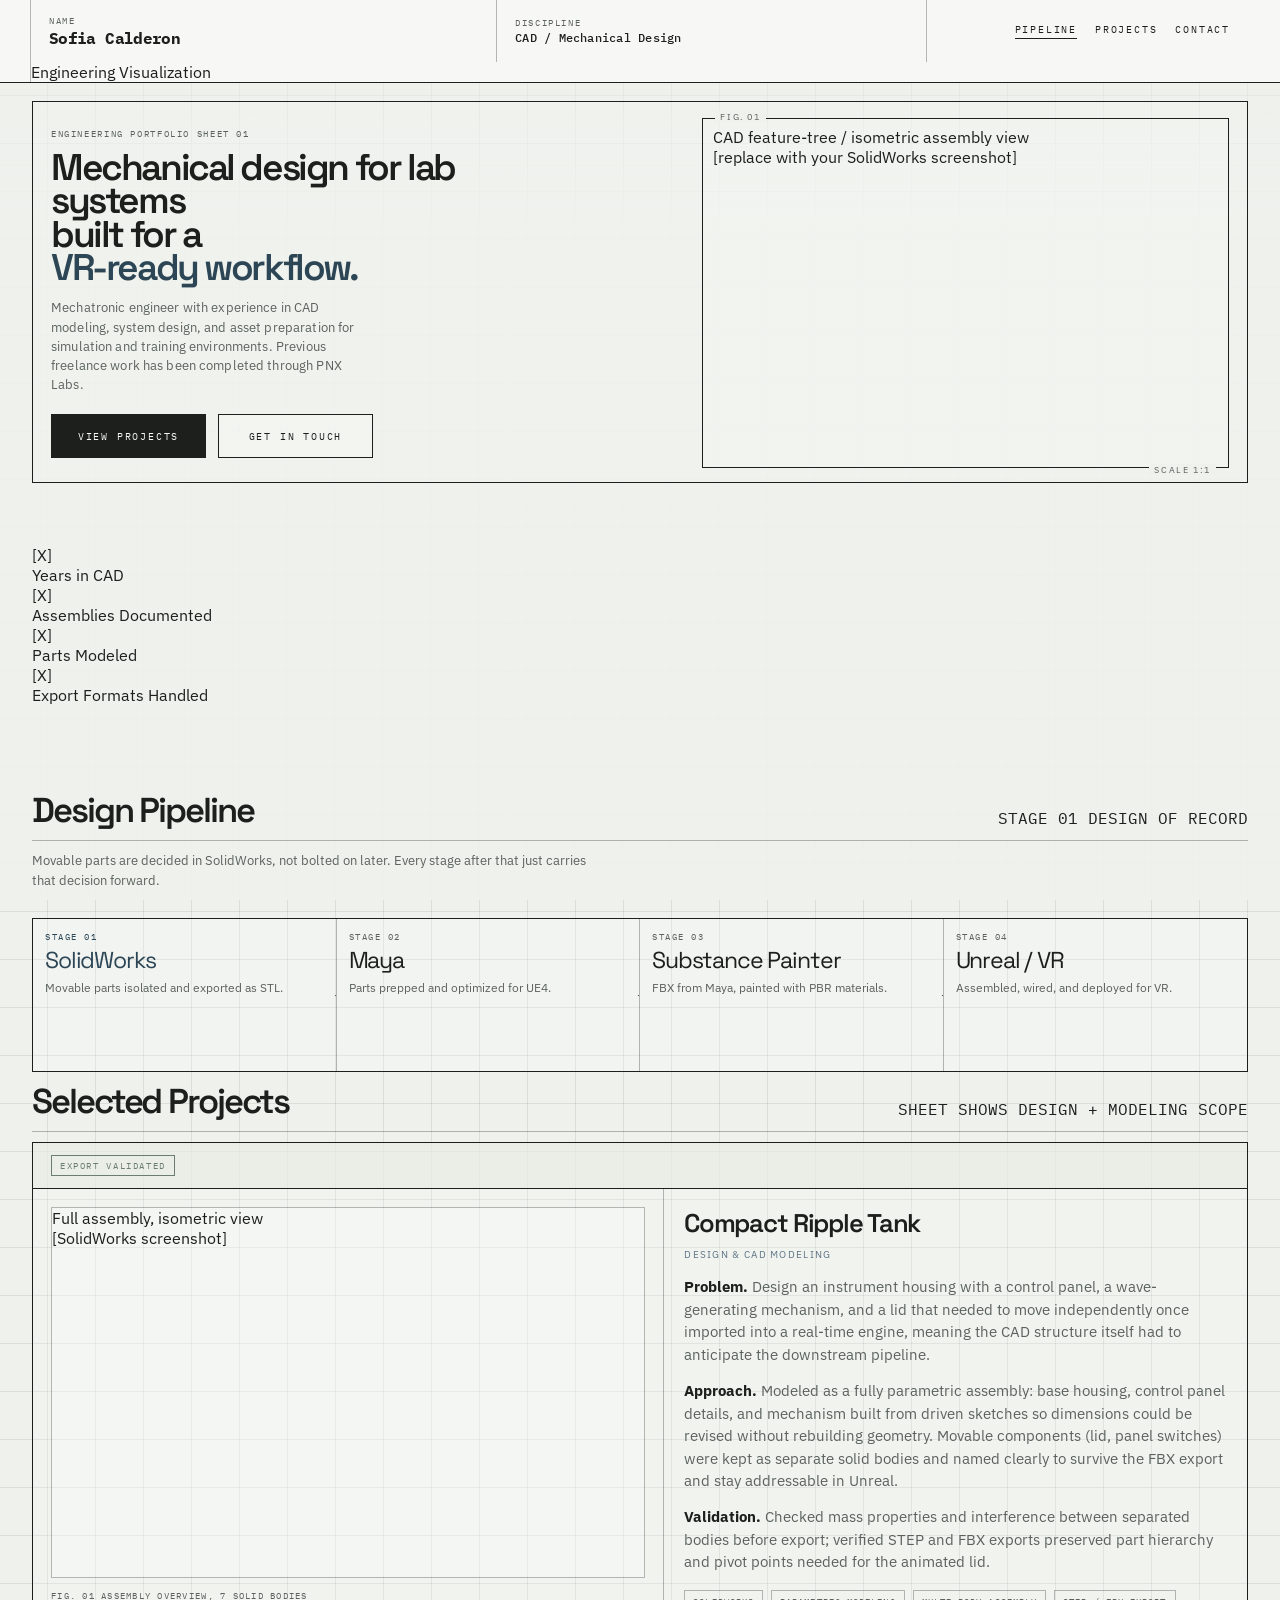
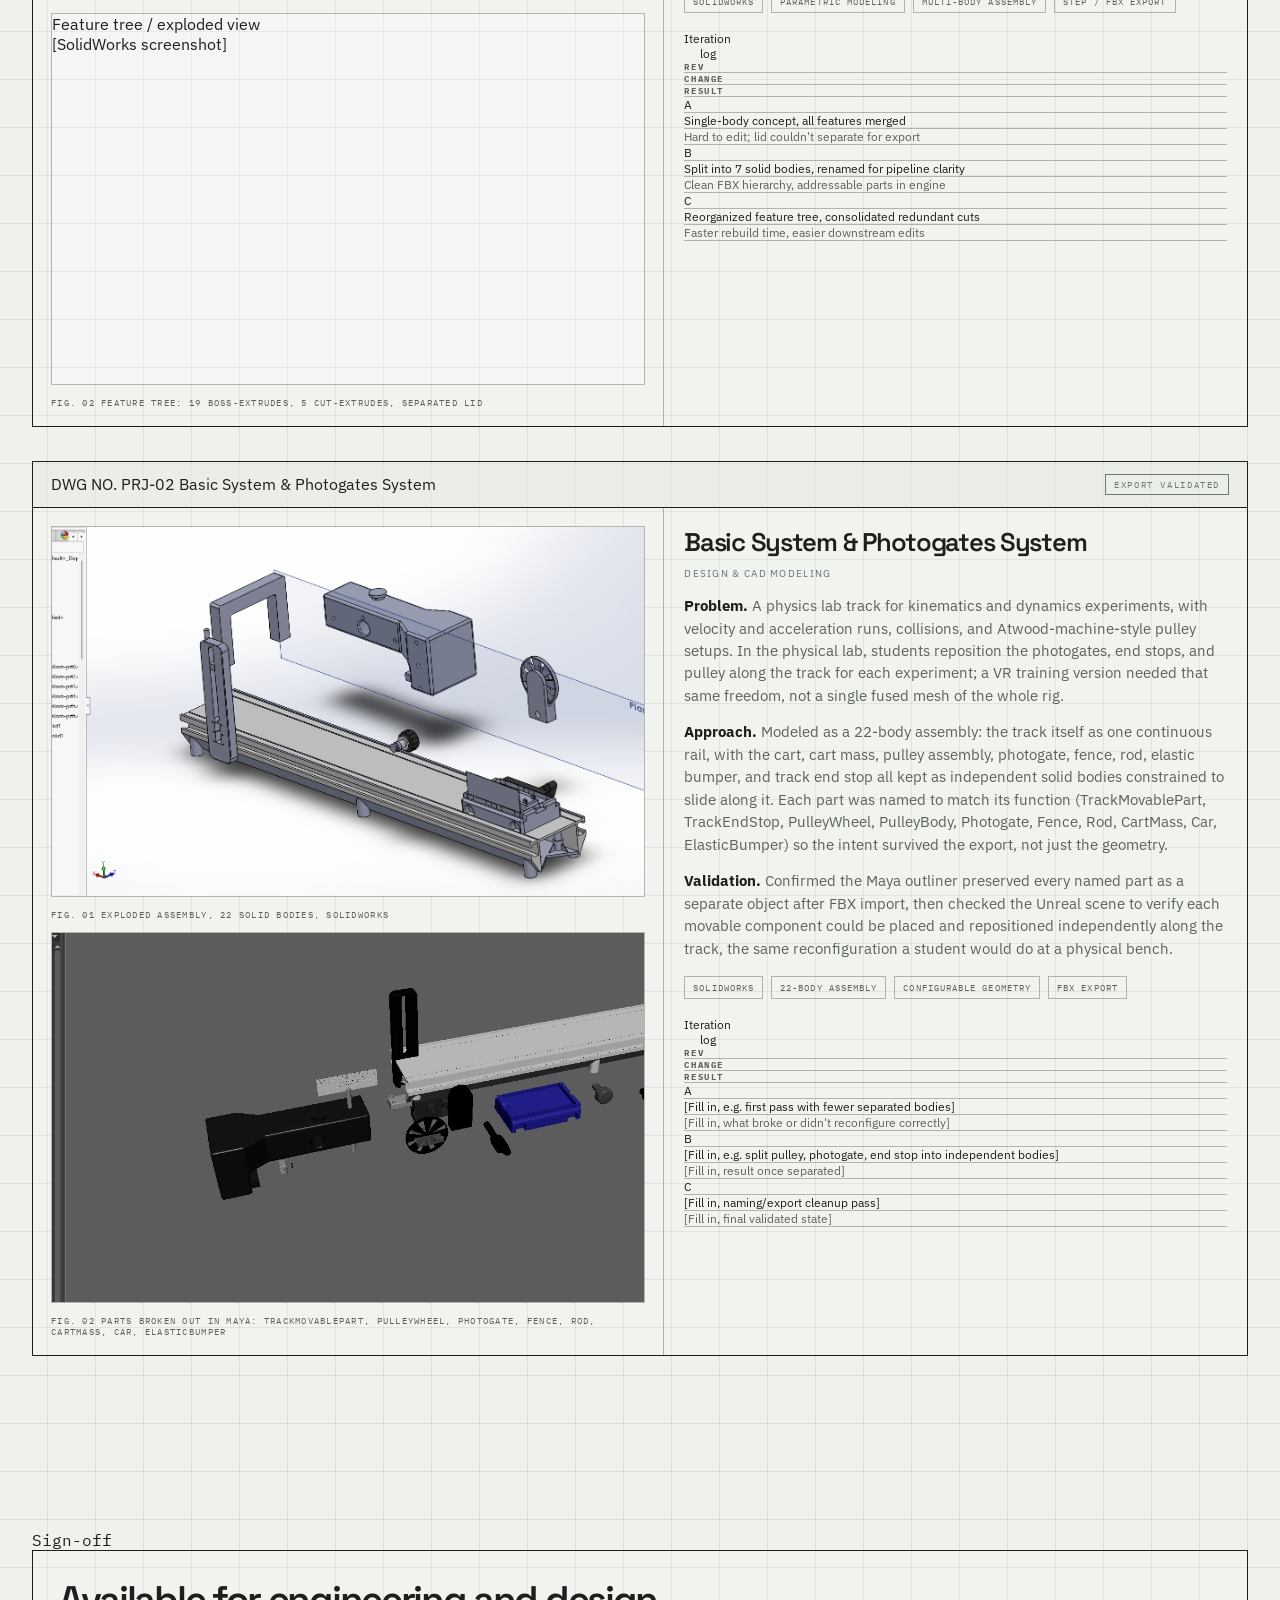
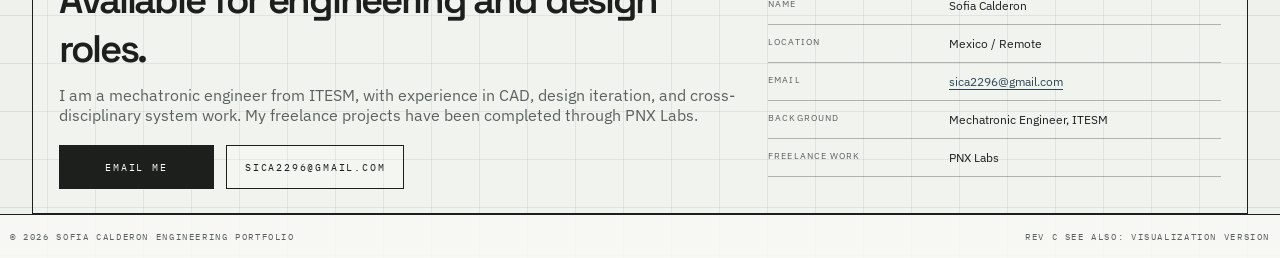
<file: portfolio-engineering.html>
<!DOCTYPE html>
<html lang="en">
<head>
<meta charset="UTF-8">
<meta name="viewport" content="width=device-width, initial-scale=1.0">
<title>Sofia Calderon Engineering Portfolio</title>
<link rel="preconnect" href="https://fonts.googleapis.com">
<link href="https://fonts.googleapis.com/css2?family=Space+Grotesk:wght@400;500;600;700&family=IBM+Plex+Sans:wght@400;500;600&family=IBM+Plex+Mono:wght@400;500;600&display=swap" rel="stylesheet">
<link rel="stylesheet" href="styles.css">
</head>
<body>

<header class="titleblock">
  <div class="titleblock-inner">
    <div class="tb-cell tb-name">
      <span class="label">Name</span>
      <span class="value">Sofia Calderon</span>
    </div>
    <div class="tb-cell">
      <span class="label">Discipline</span>
      <span class="value">CAD / Mechanical Design</span>
    </div>
    <nav class="tb-nav">
      <a href="#pipeline">Pipeline</a>
      <a href="#projects">Projects</a>
      <a href="#contact">Contact</a>
    </nav>
    <div class="tb-switch">
      <a class="active" href="portfolio-engineering.html">Engineering</a>
      <a href="portfolio-visualization.html">Visualization</a>
    </div>
  </div>
</header>

<main>

  <!-- HERO -->
  <section class="hero wrap">
    <div class="hero-grid">
      <div>
        <p class="eyebrow">Engineering Portfolio Sheet 01</p>
        <h1>Mechanical design for lab systems<br>built for a<br><span class="accent">VR-ready workflow.</span></h1>
        <p class="lede">Mechatronic engineer with experience in CAD modeling, system design, and asset preparation for simulation and training environments. Previous freelance work has been completed through PNX Labs.</p>
        <div class="hero-actions">
          <a class="btn primary" href="#projects">View projects</a>
          <a class="btn ghost" href="#contact">Get in touch</a>
        </div>
      </div>
      <div class="hero-figure">
        <span class="tick tl">FIG. 01</span>
        <div class="frame">CAD feature-tree / isometric assembly view<br>[replace with your SolidWorks screenshot]</div>
        <span class="tick br">SCALE 1:1</span>
      </div>
    </div>
  </section>

  <!-- SPEC STRIP -->
  <section class="specs">
    <div class="wrap">
      <div class="specs-grid">
        <div class="spec"><div class="num">[X]</div><div class="lbl">Years in CAD</div></div>
        <div class="spec"><div class="num">[X]</div><div class="lbl">Assemblies Documented</div></div>
        <div class="spec"><div class="num">[X]</div><div class="lbl">Parts Modeled</div></div>
        <div class="spec"><div class="num">[X]</div><div class="lbl">Export Formats Handled</div></div>
      </div>
    </div>
  </section>

  <!-- PIPELINE -->
  <section id="pipeline" class="wrap">
    <div class="sec-head">
      <h2>Design Pipeline</h2>
      <span class="sheet-tag">STAGE 01 DESIGN OF RECORD</span>
    </div>
    <p class="pipeline-intro">Movable parts are decided in SolidWorks, not bolted on later. Every stage after that just carries that decision forward.</p>
    <div class="pipeline">
      <div class="pipeline-node primary">
        <span class="stage">Stage 01</span>
        <span class="tool">SolidWorks</span>
        <span class="desc">Movable parts isolated and exported as STL.</span>
      </div>
      <div class="pipeline-node">
        <span class="stage">Stage 02</span>
        <span class="tool">Maya</span>
        <span class="desc">Parts prepped and optimized for UE4.</span>
      </div>
      <div class="pipeline-node">
        <span class="stage">Stage 03</span>
        <span class="tool">Substance Painter</span>
        <span class="desc">FBX from Maya, painted with PBR materials.</span>
      </div>
      <div class="pipeline-node">
        <span class="stage">Stage 04</span>
        <span class="tool">Unreal / VR</span>
        <span class="desc">Assembled, wired, and deployed for VR.</span>
      </div>
    </div>
  </section>

  <!-- PROJECTS -->
  <section id="projects" class="wrap">
    <div class="sec-head">
      <h2>Selected Projects</h2>
      <span class="sheet-tag">SHEET SHOWS DESIGN + MODELING SCOPE</span>
    </div>

    <!-- PROJECT SHEET 01 -->
    <article class="sheet reveal">
      <div class="sheet-head">
        <span class="sheet-status">Export Validated</span>
      </div>
      <div class="sheet-body">
        <div class="sheet-media">
          <div class="media-slot">Full assembly, isometric view<br>[SolidWorks screenshot]</div>
          <div class="media-caption">FIG. 01 Assembly overview, 7 solid bodies</div>
          <div class="media-slot">Feature tree / exploded view<br>[SolidWorks screenshot]</div>
          <div class="media-caption">FIG. 02 Feature tree: 19 boss-extrudes, 5 cut-extrudes, separated lid</div>
        </div>
        <div class="sheet-content">
          <h3>Compact Ripple Tank</h3>
          <p class="role">Design & CAD modeling</p>
          <p><strong>Problem.</strong> Design an instrument housing with a control panel, a wave-generating mechanism, and a lid that needed to move independently once imported into a real-time engine, meaning the CAD structure itself had to anticipate the downstream pipeline.</p>
          <p><strong>Approach.</strong> Modeled as a fully parametric assembly: base housing, control panel details, and mechanism built from driven sketches so dimensions could be revised without rebuilding geometry. Movable components (lid, panel switches) were kept as separate solid bodies and named clearly to survive the FBX export and stay addressable in Unreal.</p>
          <p><strong>Validation.</strong> Checked mass properties and interference between separated bodies before export; verified STEP and FBX exports preserved part hierarchy and pivot points needed for the animated lid.</p>
          <div class="tags">
            <span class="tag">SolidWorks</span>
            <span class="tag">Parametric Modeling</span>
            <span class="tag">Multi-Body Assembly</span>
            <span class="tag">STEP / FBX Export</span>
          </div>
          <table class="rev">
            <caption>Iteration log</caption>
            <thead>
              <tr><th>Rev</th><th>Change</th><th>Result</th></tr>
            </thead>
            <tbody>
              <tr><td>A</td><td>Single-body concept, all features merged</td><td class="result">Hard to edit; lid couldn't separate for export</td></tr>
              <tr><td>B</td><td>Split into 7 solid bodies, renamed for pipeline clarity</td><td class="result">Clean FBX hierarchy, addressable parts in engine</td></tr>
              <tr><td>C</td><td>Reorganized feature tree, consolidated redundant cuts</td><td class="result">Faster rebuild time, easier downstream edits</td></tr>
            </tbody>
          </table>
        </div>
      </div>
    </article>

    <!-- PROJECT SHEET 02 -->
    <article class="sheet reveal">
      <div class="sheet-head">
        <span class="sheet-no">DWG NO. PRJ-02 Basic System &amp; Photogates System</span>
        <span class="sheet-status">Export Validated</span>
      </div>
      <div class="sheet-body">
        <div class="sheet-media">
          <div class="media-slot"><img src="assets/basic-photogates-system/01-solidworks-exploded.png" alt="SolidWorks exploded view of the track, cart, pulley and photogate assembly"></div>
          <div class="media-caption">FIG. 01 Exploded assembly, 22 solid bodies, SolidWorks</div>
          <div class="media-slot"><img src="assets/basic-photogates-system/02-maya-parts.png" alt="Maya outliner and separated parts for the track system"></div>
          <div class="media-caption">FIG. 02 Parts broken out in Maya: TrackMovablePart, PulleyWheel, Photogate, Fence, Rod, CartMass, Car, ElasticBumper</div>
        </div>
        <div class="sheet-content">
          <h3>Basic System &amp; Photogates System</h3>
          <p class="role">Design & CAD modeling</p>
          <p><strong>Problem.</strong> A physics lab track for kinematics and dynamics experiments, with velocity and acceleration runs, collisions, and Atwood-machine-style pulley setups. In the physical lab, students reposition the photogates, end stops, and pulley along the track for each experiment; a VR training version needed that same freedom, not a single fused mesh of the whole rig.</p>
          <p><strong>Approach.</strong> Modeled as a 22-body assembly: the track itself as one continuous rail, with the cart, cart mass, pulley assembly, photogate, fence, rod, elastic bumper, and track end stop all kept as independent solid bodies constrained to slide along it. Each part was named to match its function (TrackMovablePart, TrackEndStop, PulleyWheel, PulleyBody, Photogate, Fence, Rod, CartMass, Car, ElasticBumper) so the intent survived the export, not just the geometry.</p>
          <p><strong>Validation.</strong> Confirmed the Maya outliner preserved every named part as a separate object after FBX import, then checked the Unreal scene to verify each movable component could be placed and repositioned independently along the track, the same reconfiguration a student would do at a physical bench.</p>
          <div class="tags">
            <span class="tag">SolidWorks</span>
            <span class="tag">22-Body Assembly</span>
            <span class="tag">Configurable Geometry</span>
            <span class="tag">FBX Export</span>
          </div>
          <table class="rev">
            <caption>Iteration log</caption>
            <thead>
              <tr><th>Rev</th><th>Change</th><th>Result</th></tr>
            </thead>
            <tbody>
              <tr><td>A</td><td>[Fill in, e.g. first pass with fewer separated bodies]</td><td class="result">[Fill in, what broke or didn't reconfigure correctly]</td></tr>
              <tr><td>B</td><td>[Fill in, e.g. split pulley, photogate, end stop into independent bodies]</td><td class="result">[Fill in, result once separated]</td></tr>
              <tr><td>C</td><td>[Fill in, naming/export cleanup pass]</td><td class="result">[Fill in, final validated state]</td></tr>
            </tbody>
          </table>
        </div>
      </div>
    </article>
  </section>

  <!-- CONTACT / SIGN-OFF -->
  <section id="contact" class="wrap">
    <div class="dim-rule"><span>Sign-off</span></div>
    <div class="signoff">
      <div class="signoff-grid">
        <div>
          <h2>Available for engineering and design roles.</h2>
          <p>I am a mechatronic engineer from ITESM, with experience in CAD, design iteration, and cross-disciplinary system work. My freelance projects have been completed through PNX Labs.</p>
          <div class="hero-actions">
            <a class="btn primary" href="mailto:sica2296@gmail.com">Email me</a>
            <a class="btn ghost" href="mailto:sica2296@gmail.com">sica2296@gmail.com</a>
          </div>
        </div>
        <table class="approval-table">
          <tr><td class="k">Name</td><td>Sofia Calderon</td></tr>
          <tr><td class="k">Location</td><td>Mexico / Remote</td></tr>
          <tr><td class="k">Email</td><td><a href="mailto:sica2296@gmail.com">sica2296@gmail.com</a></td></tr>
          <tr><td class="k">Background</td><td>Mechatronic Engineer, ITESM</td></tr>
          <tr><td class="k">Freelance work</td><td>PNX Labs</td></tr>
        </table>
      </div>
    </div>
  </section>

</main>

<footer>
  <div class="wrap footer-row">
    <span>© 2026 SOFIA CALDERON ENGINEERING PORTFOLIO</span>
    <span>REV C SEE ALSO: VISUALIZATION VERSION</span>
  </div>
</footer>

<script>
  const items = document.querySelectorAll('.reveal');
  const io = new IntersectionObserver((entries) => {
    entries.forEach(e => { if(e.isIntersecting){ e.target.classList.add('in'); io.unobserve(e.target);} });
  }, {threshold:0.12});
  items.forEach(el => io.observe(el));
</script>

</body>
</html>
</file>
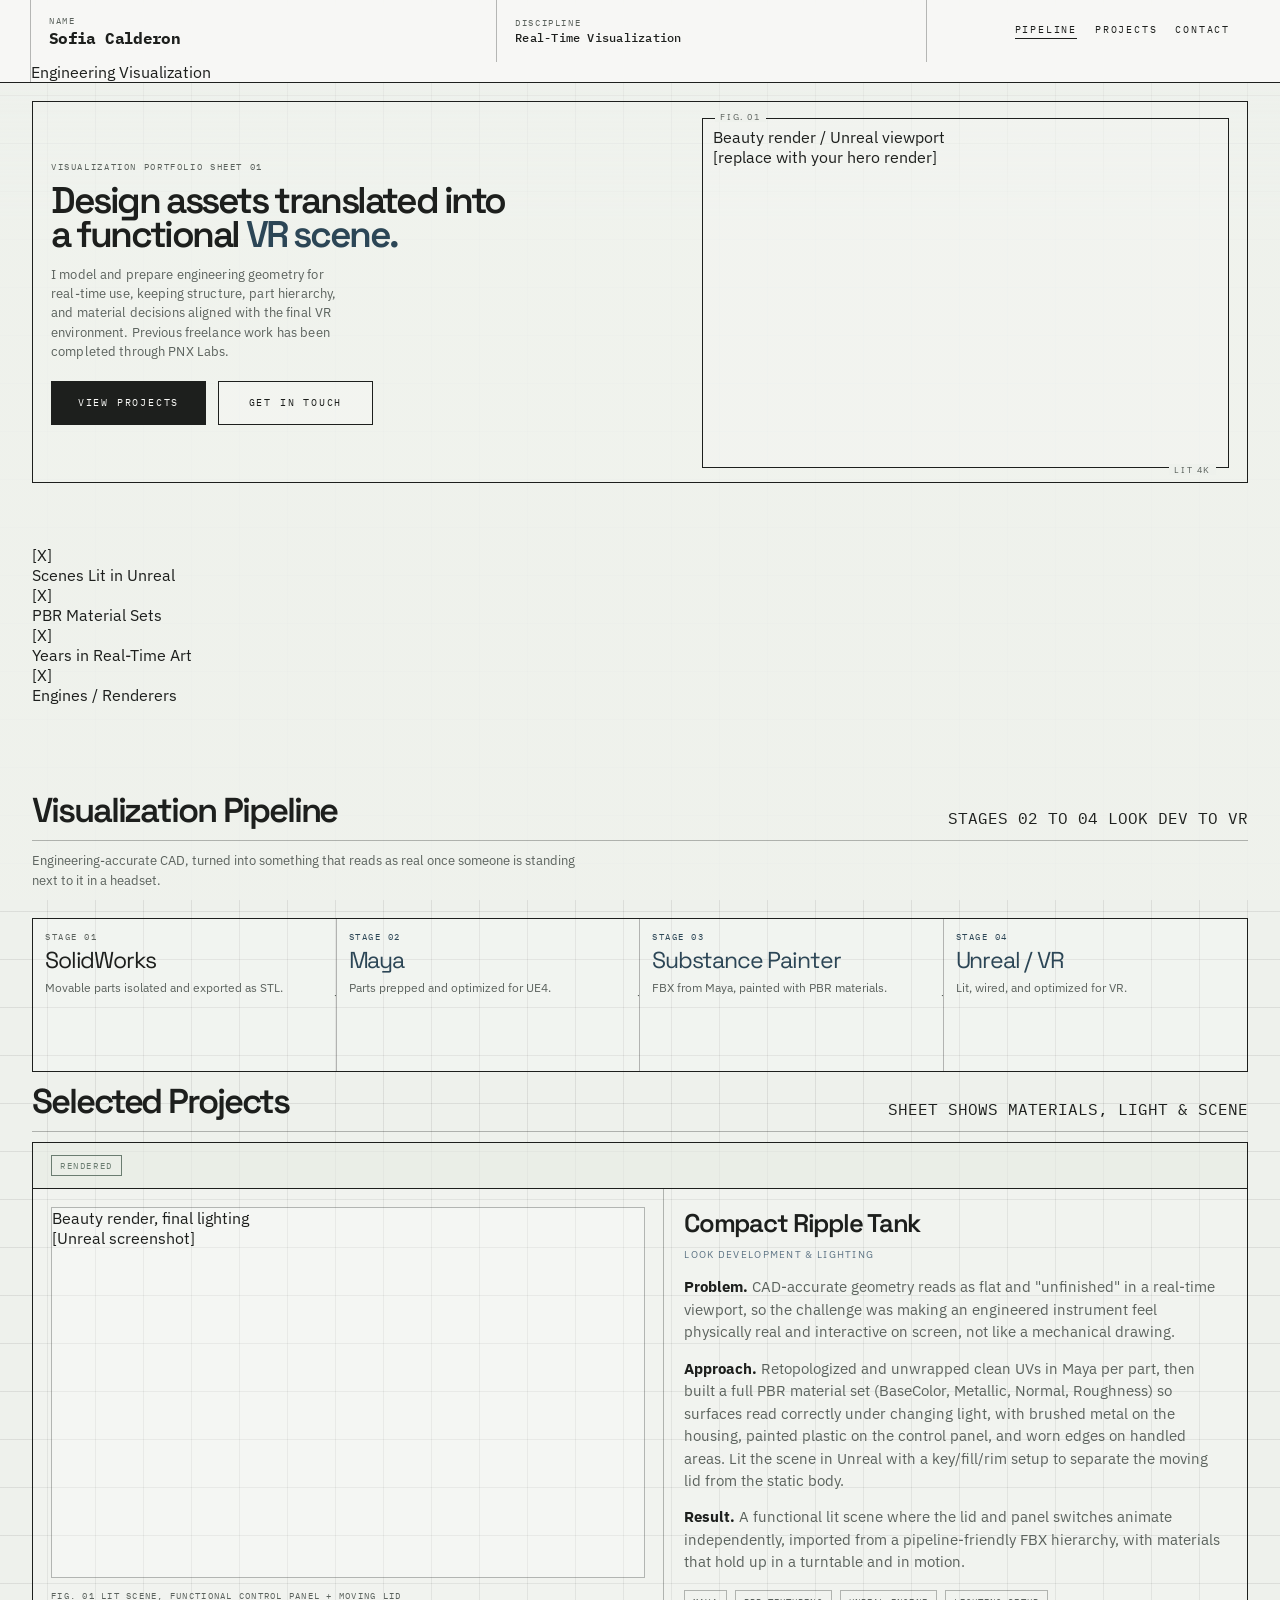
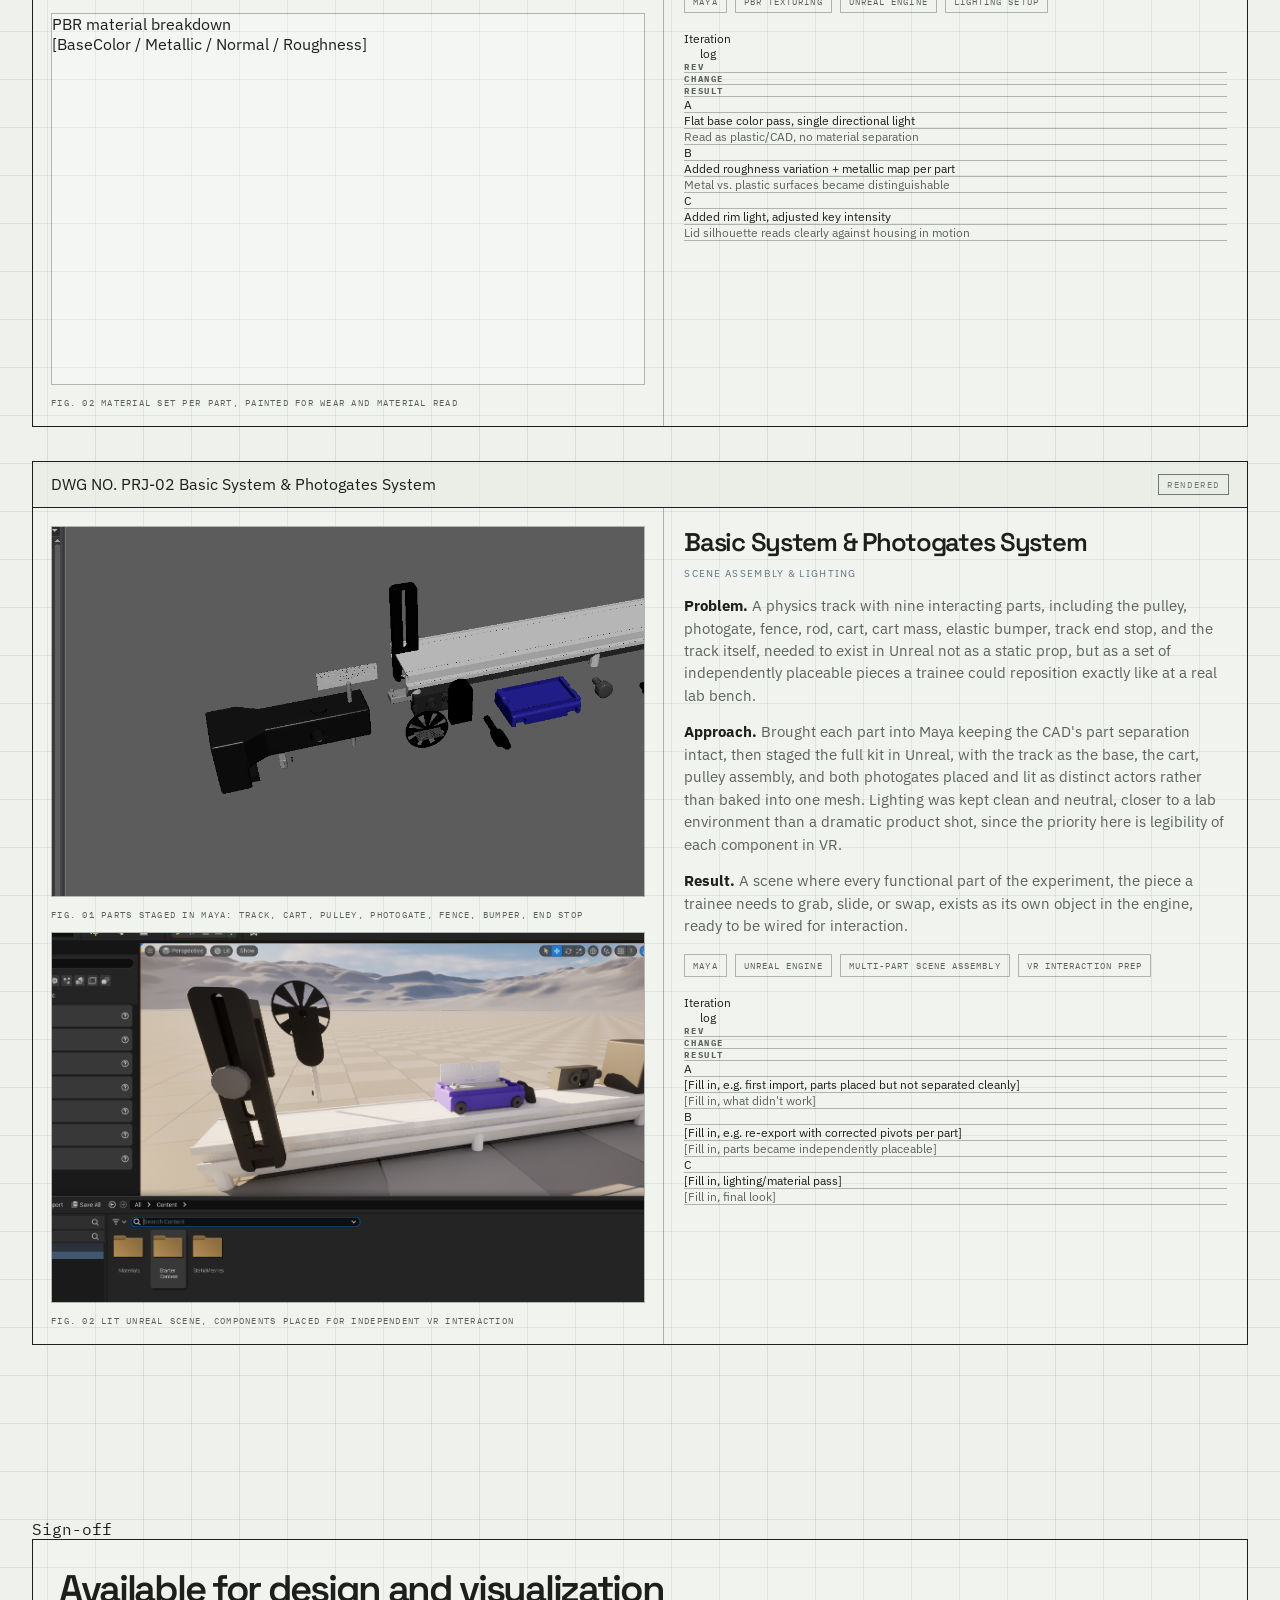
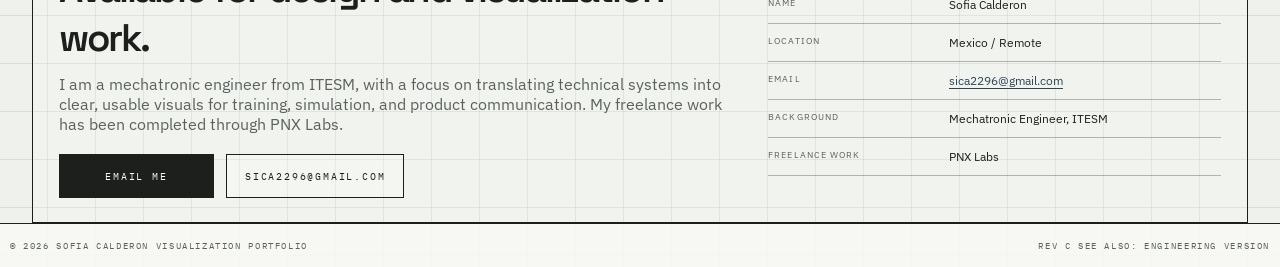
<file: portfolio-visualization.html>
<!DOCTYPE html>
<html lang="en">
<head>
<meta charset="UTF-8">
<meta name="viewport" content="width=device-width, initial-scale=1.0">
<title>Sofia Calderon Visualization Portfolio</title>
<link rel="preconnect" href="https://fonts.googleapis.com">
<link href="https://fonts.googleapis.com/css2?family=Space+Grotesk:wght@400;500;600;700&family=IBM+Plex+Sans:wght@400;500;600&family=IBM+Plex+Mono:wght@400;500;600&display=swap" rel="stylesheet">
<link rel="stylesheet" href="styles.css">
</head>
<body class="theme-viz">

<header class="titleblock">
  <div class="titleblock-inner">
    <div class="tb-cell tb-name">
      <span class="label">Name</span>
      <span class="value">Sofia Calderon</span>
    </div>
    <div class="tb-cell">
      <span class="label">Discipline</span>
      <span class="value">Real-Time Visualization</span>
    </div>
    <nav class="tb-nav">
      <a href="#pipeline">Pipeline</a>
      <a href="#projects">Projects</a>
      <a href="#contact">Contact</a>
    </nav>
    <div class="tb-switch">
      <a href="portfolio-engineering.html">Engineering</a>
      <a class="active" href="portfolio-visualization.html">Visualization</a>
    </div>
  </div>
</header>

<main>

  <!-- HERO -->
  <section class="hero wrap">
    <div class="hero-grid">
      <div>
        <p class="eyebrow">Visualization Portfolio Sheet 01</p>
        <h1>Design assets translated into<br>a functional <span class="accent">VR scene.</span></h1>
        <p class="lede">I model and prepare engineering geometry for real-time use, keeping structure, part hierarchy, and material decisions aligned with the final VR environment. Previous freelance work has been completed through PNX Labs.</p>
        <div class="hero-actions">
          <a class="btn primary" href="#projects">View projects</a>
          <a class="btn ghost" href="#contact">Get in touch</a>
        </div>
      </div>
      <div class="hero-figure">
        <span class="tick tl">FIG. 01</span>
        <div class="frame">Beauty render / Unreal viewport<br>[replace with your hero render]</div>
        <span class="tick br">LIT 4K</span>
      </div>
    </div>
  </section>

  <!-- SPEC STRIP -->
  <section class="specs">
    <div class="wrap">
      <div class="specs-grid">
        <div class="spec"><div class="num">[X]</div><div class="lbl">Scenes Lit in Unreal</div></div>
        <div class="spec"><div class="num">[X]</div><div class="lbl">PBR Material Sets</div></div>
        <div class="spec"><div class="num">[X]</div><div class="lbl">Years in Real-Time Art</div></div>
        <div class="spec"><div class="num">[X]</div><div class="lbl">Engines / Renderers</div></div>
      </div>
    </div>
  </section>

  <!-- PIPELINE -->
  <section id="pipeline" class="wrap">
    <div class="sec-head">
      <h2>Visualization Pipeline</h2>
      <span class="sheet-tag">STAGES 02 TO 04 LOOK DEV TO VR</span>
    </div>
    <p class="pipeline-intro">Engineering-accurate CAD, turned into something that reads as real once someone is standing next to it in a headset.</p>
    <div class="pipeline">
      <div class="pipeline-node">
        <span class="stage">Stage 01</span>
        <span class="tool">SolidWorks</span>
        <span class="desc">Movable parts isolated and exported as STL.</span>
      </div>
      <div class="pipeline-node primary">
        <span class="stage">Stage 02</span>
        <span class="tool">Maya</span>
        <span class="desc">Parts prepped and optimized for UE4.</span>
      </div>
      <div class="pipeline-node primary">
        <span class="stage">Stage 03</span>
        <span class="tool">Substance Painter</span>
        <span class="desc">FBX from Maya, painted with PBR materials.</span>
      </div>
      <div class="pipeline-node primary">
        <span class="stage">Stage 04</span>
        <span class="tool">Unreal / VR</span>
        <span class="desc">Lit, wired, and optimized for VR.</span>
      </div>
    </div>
  </section>

  <!-- PROJECTS -->
  <section id="projects" class="wrap">
    <div class="sec-head">
      <h2>Selected Projects</h2>
      <span class="sheet-tag">SHEET SHOWS MATERIALS, LIGHT & SCENE</span>
    </div>

    <!-- PROJECT SHEET 01 -->
    <article class="sheet reveal">
      <div class="sheet-head">
        <span class="sheet-status">Rendered</span>
      </div>
      <div class="sheet-body">
        <div class="sheet-media">
          <div class="media-slot">Beauty render, final lighting<br>[Unreal screenshot]</div>
          <div class="media-caption">FIG. 01 Lit scene, functional control panel + moving lid</div>
          <div class="media-slot">PBR material breakdown<br>[BaseColor / Metallic / Normal / Roughness]</div>
          <div class="media-caption">FIG. 02 Material set per part, painted for wear and material read</div>
        </div>
        <div class="sheet-content">
          <h3>Compact Ripple Tank</h3>
          <p class="role">Look development & lighting</p>
          <p><strong>Problem.</strong> CAD-accurate geometry reads as flat and "unfinished" in a real-time viewport, so the challenge was making an engineered instrument feel physically real and interactive on screen, not like a mechanical drawing.</p>
          <p><strong>Approach.</strong> Retopologized and unwrapped clean UVs in Maya per part, then built a full PBR material set (BaseColor, Metallic, Normal, Roughness) so surfaces read correctly under changing light, with brushed metal on the housing, painted plastic on the control panel, and worn edges on handled areas. Lit the scene in Unreal with a key/fill/rim setup to separate the moving lid from the static body.</p>
          <p><strong>Result.</strong> A functional lit scene where the lid and panel switches animate independently, imported from a pipeline-friendly FBX hierarchy, with materials that hold up in a turntable and in motion.</p>
          <div class="tags">
            <span class="tag">Maya</span>
            <span class="tag">PBR Texturing</span>
            <span class="tag">Unreal Engine</span>
            <span class="tag">Lighting Setup</span>
          </div>
          <table class="rev">
            <caption>Iteration log</caption>
            <thead>
              <tr><th>Rev</th><th>Change</th><th>Result</th></tr>
            </thead>
            <tbody>
              <tr><td>A</td><td>Flat base color pass, single directional light</td><td class="result">Read as plastic/CAD, no material separation</td></tr>
              <tr><td>B</td><td>Added roughness variation + metallic map per part</td><td class="result">Metal vs. plastic surfaces became distinguishable</td></tr>
              <tr><td>C</td><td>Added rim light, adjusted key intensity</td><td class="result">Lid silhouette reads clearly against housing in motion</td></tr>
            </tbody>
          </table>
        </div>
      </div>
    </article>

    <!-- PROJECT SHEET 02 -->
    <article class="sheet reveal">
      <div class="sheet-head">
        <span class="sheet-no">DWG NO. PRJ-02 Basic System &amp; Photogates System</span>
        <span class="sheet-status">Rendered</span>
      </div>
      <div class="sheet-body">
        <div class="sheet-media">
          <div class="media-slot"><img src="assets/basic-photogates-system/02-maya-parts.png" alt="Parts laid out in Maya before texturing"></div>
          <div class="media-caption">FIG. 01 Parts staged in Maya: track, cart, pulley, photogate, fence, bumper, end stop</div>
          <div class="media-slot"><img src="assets/basic-photogates-system/03-unreal-scene.png" alt="Lit scene in Unreal Engine 4 with all track components placed for VR"></div>
          <div class="media-caption">FIG. 02 Lit Unreal scene, components placed for independent VR interaction</div>
        </div>
        <div class="sheet-content">
          <h3>Basic System &amp; Photogates System</h3>
          <p class="role">Scene assembly & lighting</p>
          <p><strong>Problem.</strong> A physics track with nine interacting parts, including the pulley, photogate, fence, rod, cart, cart mass, elastic bumper, track end stop, and the track itself, needed to exist in Unreal not as a static prop, but as a set of independently placeable pieces a trainee could reposition exactly like at a real lab bench.</p>
          <p><strong>Approach.</strong> Brought each part into Maya keeping the CAD's part separation intact, then staged the full kit in Unreal, with the track as the base, the cart, pulley assembly, and both photogates placed and lit as distinct actors rather than baked into one mesh. Lighting was kept clean and neutral, closer to a lab environment than a dramatic product shot, since the priority here is legibility of each component in VR.</p>
          <p><strong>Result.</strong> A scene where every functional part of the experiment, the piece a trainee needs to grab, slide, or swap, exists as its own object in the engine, ready to be wired for interaction.</p>
          <div class="tags">
            <span class="tag">Maya</span>
            <span class="tag">Unreal Engine</span>
            <span class="tag">Multi-Part Scene Assembly</span>
            <span class="tag">VR Interaction Prep</span>
          </div>
          <table class="rev">
            <caption>Iteration log</caption>
            <thead>
              <tr><th>Rev</th><th>Change</th><th>Result</th></tr>
            </thead>
            <tbody>
              <tr><td>A</td><td>[Fill in, e.g. first import, parts placed but not separated cleanly]</td><td class="result">[Fill in, what didn't work]</td></tr>
              <tr><td>B</td><td>[Fill in, e.g. re-export with corrected pivots per part]</td><td class="result">[Fill in, parts became independently placeable]</td></tr>
              <tr><td>C</td><td>[Fill in, lighting/material pass]</td><td class="result">[Fill in, final look]</td></tr>
            </tbody>
          </table>
        </div>
      </div>
    </article>
  </section>

  <!-- CONTACT / SIGN-OFF -->
  <section id="contact" class="wrap">
    <div class="dim-rule"><span>Sign-off</span></div>
    <div class="signoff">
      <div class="signoff-grid">
        <div>
          <h2>Available for design and visualization work.</h2>
          <p>I am a mechatronic engineer from ITESM, with a focus on translating technical systems into clear, usable visuals for training, simulation, and product communication. My freelance work has been completed through PNX Labs.</p>
          <div class="hero-actions">
            <a class="btn primary" href="mailto:sica2296@gmail.com">Email me</a>
            <a class="btn ghost" href="mailto:sica2296@gmail.com">sica2296@gmail.com</a>
          </div>
        </div>
        <table class="approval-table">
          <tr><td class="k">Name</td><td>Sofia Calderon</td></tr>
          <tr><td class="k">Location</td><td>Mexico / Remote</td></tr>
          <tr><td class="k">Email</td><td><a href="mailto:sica2296@gmail.com">sica2296@gmail.com</a></td></tr>
          <tr><td class="k">Background</td><td>Mechatronic Engineer, ITESM</td></tr>
          <tr><td class="k">Freelance work</td><td>PNX Labs</td></tr>
        </table>
      </div>
    </div>
  </section>

</main>

<footer>
  <div class="wrap footer-row">
    <span>© 2026 SOFIA CALDERON VISUALIZATION PORTFOLIO</span>
    <span>REV C SEE ALSO: ENGINEERING VERSION</span>
  </div>
</footer>

<script>
  const items = document.querySelectorAll('.reveal');
  const io = new IntersectionObserver((entries) => {
    entries.forEach(e => { if(e.isIntersecting){ e.target.classList.add('in'); io.unobserve(e.target);} });
  }, {threshold:0.12});
  items.forEach(el => io.observe(el));
</script>

</body>
</html>
</file>
<file: styles.css>
:root{
  --paper: #eef1ec;
  --paper-alt: #e5eae2;
  --ink: #1d1f1d;
  --ink-soft: #5b625d;
  --line: rgba(29, 31, 29, 0.3);
  --steel: #2c4656;
  --steel-soft: #5d7384;
  --white: #f8f8f6;
  --olive: #6b7d71;
  --font-display: "Space Grotesk", "Segoe UI", sans-serif;
  --font-body: "IBM Plex Sans", "Segoe UI", sans-serif;
  --font-mono: "IBM Plex Mono", "SFMono-Regular", Consolas, monospace;
}

* { box-sizing: border-box; margin: 0; padding: 0; }
html { scroll-behavior: smooth; }
body {
  margin: 0;
  min-height: 100vh;
  background: var(--paper);
  color: var(--ink);
  font-family: var(--font-body);
  background-image:
    linear-gradient(rgba(29,31,29,0.09) 1px, transparent 1px),
    linear-gradient(90deg, rgba(29,31,29,0.09) 1px, transparent 1px);
  background-size: 48px 48px;
  background-position: -1px -1px;
}
body::before {
  content: "";
  position: fixed;
  inset: 0;
  background: linear-gradient(180deg, rgba(238,241,236,0.28), rgba(238,241,236,0.9) 220px);
  pointer-events: none;
  z-index: 0;
}

a { color: inherit; text-decoration: none; }
img, canvas, video, svg { max-width: 100%; display: block; height: auto; }

main, header, footer, section { position: relative; z-index: 1; }

header.titleblock {
  position: sticky;
  top: 0;
  z-index: 50;
  background: rgba(248,248,246,0.92);
  border-bottom: 1.5px solid var(--ink);
  backdrop-filter: blur(8px);
}

.titleblock-inner {
  max-width: 1220px;
  margin: 0 auto;
  display: grid;
  grid-template-columns: 1.3fr 1.2fr 0.9fr;
  border-left: 1px solid var(--line);
}

.tb-cell {
  padding: 12px 18px;
  border-right: 1px solid var(--line);
  display: flex;
  flex-direction: column;
  justify-content: center;
  gap: 2px;
  min-height: 62px;
}

.tb-cell .label,
.eyebrow,
.sheet-head .sheet-status,
.project-code,
.project-detail-row span,
.project-brief,
.project-meta-list span,
.tb-nav a,
.hero-actions .btn,
.contact-row span,
.contact-row strong,
.process-card strong,
.process-card p,
.tag,
.media-caption,
.project-panel h3,
.project-intro,
.footer-row,
.project-footer-nav,
.project-header .eyebrow,
.titleblock-inner .tb-cell .value,
.sec-head .sheet-tag,
.dim-rule span {
  font-family: var(--font-mono);
}

.tb-cell .label {
  font-size: 9px;
  letter-spacing: 0.18em;
  text-transform: uppercase;
  color: var(--ink-soft);
}

.tb-cell .value {
  font-size: 12px;
  color: var(--ink);
  font-weight: 500;
  letter-spacing: 0.02em;
}

.tb-name .value {
  font-family: var(--font-display);
  font-size: 16px;
  font-weight: 700;
  letter-spacing: -0.04em;
}

.tb-nav {
  display: flex;
  align-items: center;
  justify-content: flex-end;
  gap: 18px;
  padding: 0 20px;
}

.tb-nav a {
  font-size: 10px;
  letter-spacing: 0.18em;
  text-transform: uppercase;
  color: var(--ink);
  border-bottom: 1px solid transparent;
  padding-bottom: 2px;
}

.tb-nav a:first-child {
  border-color: var(--ink);
}

.wrap {
  max-width: 1260px;
  margin: 0 auto;
  padding: 0 22px;
}

.shell {
  max-width: 1260px;
  margin: 0 auto;
  padding: 0 22px;
}

.site-header {
  position: sticky;
  top: 0;
  z-index: 50;
  background: rgba(248,248,246,0.92);
  border-bottom: 1.5px solid var(--ink);
  backdrop-filter: blur(8px);
}

.header-inner {
  display: grid;
  grid-template-columns: 1.3fr 1.2fr 0.9fr;
  border-left: 1px solid var(--line);
}

.brand,
.meta-cell,
.main-nav a,
.back-link,
.footer-brand,
.footer-meta,
.bottom-nav a,
.project-code,
.project-detail-row span,
.project-brief,
.project-meta-list span,
.project-panel h3,
.process-card strong,
.project-intro,
.project-footer-nav,
.project-header .eyebrow,
.header-inner .brand,
.header-inner .meta-cell {
  font-family: "IBM Plex Mono", monospace;
}

.brand,
.footer-brand {
  font-family: "Space Grotesk", sans-serif;
  font-size: 16px;
  font-weight: 700;
  letter-spacing: -0.04em;
  color: var(--ink);
}

.meta-cell,
.footer-meta {
  font-size: 11px;
  letter-spacing: 0.18em;
  text-transform: uppercase;
  color: var(--ink-soft);
}

.main-nav,
.bottom-nav {
  display: flex;
  align-items: center;
  justify-content: flex-end;
  gap: 18px;
}

.main-nav a,
.bottom-nav a,
.back-link,
.project-footer-nav a {
  font-size: 10px;
  letter-spacing: 0.18em;
  text-transform: uppercase;
  color: var(--ink);
  border-bottom: 1px solid transparent;
  padding-bottom: 2px;
}

.main-nav a:first-child,
.bottom-nav a:first-child,
.project-footer-nav a:first-child {
  border-color: var(--ink);
}

.site-footer {
  border-top: 1px solid var(--ink);
  background: rgba(248,248,246,0.9);
}

.site-footer .shell,
.footer-row {
  display: flex;
  align-items: center;
  justify-content: space-between;
  gap: 10px;
  padding-top: 16px;
  padding-bottom: 16px;
}

.footer-row {
  font-family: "IBM Plex Mono", monospace;
  font-size: 9px;
  letter-spacing: 0.18em;
  text-transform: uppercase;
  color: var(--ink-soft);
}

section { padding: 62px 0 76px; }

#projects {
  padding-bottom: 110px;
}

#contact {
  padding-top: 30px;
}

.hero {
  padding-top: 18px;
}

.hero-grid {
  display: grid;
  grid-template-columns: 1.08fr 0.92fr;
  gap: 20px;
  align-items: center;
  border: 1px solid var(--ink);
  background: rgba(255,255,255,0.08);
  padding: 16px 18px 14px;
  min-height: 360px;
}

.eyebrow {
  font-size: 9px;
  letter-spacing: 0.18em;
  text-transform: uppercase;
  color: var(--ink-soft);
  margin-bottom: 12px;
}

.hero h1 {
  font-family: var(--font-display);
  font-weight: 600;
  line-height: 0.9;
  letter-spacing: -0.065em;
  font-size: clamp(2.1rem, 2.9vw, 3.6rem);
  margin: 0 0 14px;
  max-width: 520px;
  color: var(--ink);
}

.hero h1 .accent {
  color: var(--steel);
}

.hero p.lede {
  font-size: 12.8px;
  color: var(--ink-soft);
  max-width: 38ch;
  line-height: 1.5;
  letter-spacing: 0.01em;
}

.hero-actions {
  display: flex;
  gap: 12px;
  flex-wrap: wrap;
  margin-top: 20px;
}

.btn {
  display: inline-flex;
  align-items: center;
  justify-content: center;
  min-width: 155px;
  min-height: 44px;
  height: 44px;
  padding: 0 18px;
  border: 1px solid var(--ink);
  background: transparent;
  color: var(--ink);
  font-size: 10px;
  letter-spacing: 0.18em;
  text-transform: uppercase;
  transition: background 0.15s ease, color 0.15s ease;
}

.btn.primary {
  background: var(--ink);
  color: var(--white);
}

.btn.ghost {
  background: rgba(255,255,255,0.18);
}

.btn:hover {
  background: var(--ink);
  color: var(--white);
}

.hero-figure {
  position: relative;
  border: 1px solid var(--ink);
  background: rgba(255,255,255,0.12);
  min-height: 350px;
  padding: 8px 10px 12px;
  margin-left: 6px;
}

.viewer-box {
  position: relative;
  width: 100%;
  height: 100%;
  min-height: 270px;
  overflow: hidden;
  background: rgba(255,255,255,0.18);
}

.viewer-box canvas {
  width: 100% !important;
  height: 100% !important;
  display: block;
}

.viewer-status {
  position: absolute;
  inset: 0;
  display: flex;
  align-items: center;
  justify-content: center;
  font-size: 10px;
  letter-spacing: 0.18em;
  text-transform: uppercase;
  color: var(--ink-soft);
  background: rgba(248,248,246,0.6);
  pointer-events: none;
}

.viewer-box.viewer-error {
  background: linear-gradient(135deg, rgba(28, 33, 32, 0.9), rgba(62, 75, 80, 0.9));
}

.viewer-box.viewer-error .viewer-status {
  color: rgba(255,255,255,0.9);
  background: rgba(15,19,22,0.35);
}

.tick {
  position: absolute;
  z-index: 2;
  font-size: 9px;
  letter-spacing: 0.18em;
  text-transform: uppercase;
  color: var(--ink-soft);
  background: var(--paper);
  padding: 0 5px;
}

.tick.tl {
  top: -8px;
  left: 12px;
}

.tick.tr {
  top: 12px;
  right: 12px;
  max-width: 210px;
  white-space: nowrap;
}

.tick.br {
  right: 12px;
  bottom: -8px;
}

.pipeline-intro {
  margin: 8px 0 26px;
  color: var(--ink-soft);
  font-size: 13px;
  max-width: 70ch;
  line-height: 1.6;
}

.sec-head {
  display: flex;
  align-items: end;
  justify-content: space-between;
  gap: 20px;
  margin-top: 12px;
  margin-bottom: 10px;
  padding-bottom: 12px;
  border-bottom: 1px solid var(--line);
}

.sec-head h2 {
  font-family: var(--font-display);
  font-weight: 600;
  letter-spacing: -0.06em;
  font-size: clamp(2rem, 2.7vw, 2.8rem);
  line-height: 1;
}

.head-tag,
.head-link {
  font-family: var(--font-mono);
  font-size: 9px;
  letter-spacing: 0.18em;
  text-transform: uppercase;
  color: var(--ink-soft);
}

.head-link {
  display: inline-flex;
  align-items: center;
  gap: 8px;
}

.pipeline {
  display: grid;
  grid-template-columns: repeat(4, minmax(0, 1fr));
  border: 1px solid var(--ink);
  background: rgba(255,255,255,0.22);
  align-items: stretch;
}

.pipeline-node {
  position: relative;
  padding: 12px 12px 10px;
  border-right: 1px solid var(--line);
  min-height: 152px;
  display: flex;
  flex-direction: column;
  justify-content: flex-start;
  gap: 6px;
  overflow: hidden;
  box-sizing: border-box;
}

.pipeline-node:last-child { border-right: none; }

.pipeline-node:not(:last-child)::after {
  content: "→";
  position: absolute;
  right: -11px;
  top: 50%;
  transform: translateY(-50%);
  font-size: 16px;
  color: var(--ink-soft);
  z-index: 2;
}

.pipeline-node .stage {
  display: block;
  font-size: 8.5px;
  letter-spacing: 0.18em;
  text-transform: uppercase;
  color: var(--ink-soft);
  font-family: var(--font-mono);
}

.pipeline-node .icon {
  display: none;
}

.pipeline-node .tool {
  display: block;
  font-family: var(--font-display);
  font-size: clamp(1.05rem, 1.8vw, 1.6rem);
  line-height: 1.1;
  letter-spacing: -0.05em;
  color: var(--ink);
  max-width: 100%;
  word-wrap: break-word;
  overflow-wrap: anywhere;
}

.pipeline-node .desc {
  font-size: 11.5px;
  color: var(--ink-soft);
  line-height: 1.35;
  max-width: 100%;
  word-wrap: break-word;
  overflow-wrap: anywhere;
  hyphens: auto;
}

.pipeline-node .cap-label {
  margin-top: auto;
  font-size: 8px;
  letter-spacing: 0.18em;
  text-transform: uppercase;
  color: var(--ink-soft);
  font-family: var(--font-mono);
  line-height: 1.4;
}

.pipeline-node.primary .tool,
.pipeline-node.primary .stage { color: var(--steel); }

.project-grid {
  display: grid;
  grid-template-columns: repeat(3, minmax(0, 1fr));
  gap: 18px;
  margin-top: 18px;
}

.project-card {
  display: block;
  border: 1px solid var(--ink);
  background: rgba(255,255,255,0.1);
  transition: transform 0.18s ease, box-shadow 0.18s ease;
}

.project-card:hover, .project-card.is-hovered {
  transform: translateY(-2px);
  box-shadow: 0 8px 18px rgba(19, 24, 21, 0.08);
}

.project-card-media {
  position: relative;
  aspect-ratio: 1.28;
  border-bottom: 1px solid var(--ink);
  overflow: hidden;
  background-size: cover;
  background-position: center;
}

.media-one { background-image: url("assets/basic-photogates-system/01-solidworks-exploded.png"); }
.media-two { background-image: url("assets/basic-photogates-system/02-maya-parts.png"); }
.media-three { background-image: url("assets/basic-photogates-system/03-unreal-scene.png"); }

.project-badge,
.project-plus {
  position: absolute;
  font-family: "IBM Plex Mono", monospace;
  z-index: 2;
}

.project-badge {
  top: 10px;
  left: 12px;
  font-size: 10px;
  letter-spacing: 0.18em;
  text-transform: uppercase;
  color: var(--ink);
  background: rgba(248,248,246,0.8);
  border: 1px solid var(--ink);
  padding: 4px 7px;
}

.project-plus {
  top: 10px;
  right: 12px;
  font-size: 22px;
  line-height: 1;
  color: var(--ink);
}

.project-card-tag {
  display: inline-block;
  margin: 10px 12px 0;
  font-family: var(--font-mono);
  font-size: 8.5px;
  letter-spacing: 0.16em;
  text-transform: uppercase;
  color: var(--ink-soft);
}

.project-card h3 {
  margin: 8px 12px 0;
  font-family: var(--font-display);
  letter-spacing: -0.05em;
  font-size: clamp(1.1rem, 1.5vw, 1.65rem);
  line-height: 1.12;
}

.project-card p {
  margin: 8px 12px 14px;
  font-size: 11.5px;
  letter-spacing: 0.04em;
  color: var(--ink-soft);
}

.sheet {
  border: 1px solid var(--ink);
  background: rgba(255,255,255,0.18);
  margin-bottom: 34px;
}

.sheet-head {
  display: flex;
  align-items: center;
  justify-content: space-between;
  border-bottom: 1px solid var(--ink);
  padding: 12px 18px;
  background: rgba(229,234,226,0.6);
}

.sheet-status {
  display: inline-flex;
  align-items: center;
  justify-content: center;
  border: 1px solid var(--olive);
  color: var(--olive);
  font-size: 9px;
  letter-spacing: 0.18em;
  text-transform: uppercase;
  padding: 4px 8px;
}

.sheet-body {
  display: grid;
  grid-template-columns: 1.04fr 0.96fr;
}

.sheet-media {
  padding: 18px;
  border-right: 1px solid var(--line);
  display: flex;
  flex-direction: column;
  gap: 12px;
}

.media-slot {
  border: 1px solid var(--line);
  aspect-ratio: 16 / 10;
  overflow: hidden;
  background: rgba(255,255,255,0.22);
}

.media-slot img {
  width: 100%;
  height: 100%;
  object-fit: cover;
}

.media-caption {
  font-size: 9px;
  letter-spacing: 0.14em;
  text-transform: uppercase;
  color: var(--ink-soft);
}

.sheet-content {
  padding: 18px 20px 20px;
}

.sheet-content h3 {
  font-family: var(--font-display);
  font-weight: 600;
  letter-spacing: -0.05em;
  margin-bottom: 8px;
  font-size: clamp(1.5rem, 2vw, 2.1rem);
}

.sheet-content .role {
  font-size: 10px;
  letter-spacing: 0.13em;
  text-transform: uppercase;
  color: var(--steel-soft);
  margin-bottom: 14px;
}

.sheet-content p {
  margin: 0 0 14px;
  color: var(--ink-soft);
  font-size: 14.5px;
  line-height: 1.55;
}

.sheet-content p strong { color: var(--ink); }

.tags {
  display: flex;
  flex-wrap: wrap;
  gap: 8px;
  margin-top: 16px;
}

.tag {
  border: 1px solid var(--line);
  color: var(--ink-soft);
  font-size: 9px;
  letter-spacing: 0.12em;
  text-transform: uppercase;
  padding: 5px 8px;
}

.signoff {
  border: 1px solid var(--ink);
  background: rgba(255,255,255,0.2);
  padding: 24px 26px;
}

.signoff-grid {
  display: grid;
  grid-template-columns: 1.2fr 0.8fr;
  gap: 30px;
  align-items: center;
}

.signoff h2 {
  font-family: var(--font-display);
  font-weight: 600;
  font-size: clamp(1.8rem, 3vw, 2.8rem);
  letter-spacing: -0.06em;
  margin-bottom: 12px;
}

.signoff p {
  color: var(--ink-soft);
  margin-bottom: 18px;
}

.approval-table {
  width: 100%;
  border-collapse: collapse;
  font-size: 12px;
}

.approval-table td {
  padding: 11px 0;
  border-bottom: 1px solid var(--line);
  vertical-align: top;
}

.approval-table td.k {
  width: 40%;
  color: var(--ink-soft);
  text-transform: uppercase;
  letter-spacing: 0.12em;
  font-size: 9px;
}

.approval-table a {
  color: var(--steel);
  border-bottom: 1px solid var(--steel);
}

.rev {
  width: 100%;
  border-collapse: collapse;
  margin-top: 18px;
  font-size: 12px;
  display: block;
  overflow-x: auto;
  white-space: normal;
}

.rev thead,
.rev tbody,
.rev tr,
.rev th,
.rev td {
  display: table;
  width: 100%;
  table-layout: fixed;
}

.rev th,
.rev td {
  padding: 10px 10px;
  border-bottom: 1px solid var(--line);
  text-align: left;
  vertical-align: top;
}

.rev th {
  font-family: var(--font-mono);
  font-size: 9px;
  letter-spacing: 0.18em;
  text-transform: uppercase;
  color: var(--ink-soft);
}

.rev .result {
  color: var(--ink-soft);
}

footer {
  border-top: 1px solid var(--ink);
  background: rgba(248,248,246,0.9);
}

.footer-row {
  display: flex;
  align-items: center;
  justify-content: space-between;
  gap: 10px;
  padding: 16px 0;
  font-size: 9px;
  letter-spacing: 0.18em;
  text-transform: uppercase;
  color: var(--ink-soft);
}

.scroll-mark {
  color: var(--ink-soft);
}

.footer-plus {
  font-size: 18px;
  line-height: 1;
  color: var(--ink);
}

.reveal { opacity: 0; transform: translateY(12px); transition: opacity 0.4s ease, transform 0.4s ease; }
.reveal.in { opacity: 1; transform: none; }

.project-page .site-header {
  position: sticky;
  top: 0;
}

.project-page-shell {
  padding-top: 26px;
  padding-bottom: 40px;
}

.project-intro {
  display: flex;
  justify-content: space-between;
  align-items: center;
  margin-bottom: 14px;
  padding-bottom: 12px;
  border-bottom: 1px solid var(--ink);
  font-size: 9px;
  letter-spacing: 0.18em;
  text-transform: uppercase;
  color: var(--ink-soft);
}

.project-header {
  display: grid;
  grid-template-columns: 1.3fr 0.7fr;
  gap: 20px;
  align-items: end;
  margin-bottom: 18px;
}

.project-header h1 {
  font-family: var(--font-display);
  font-size: clamp(2.2rem, 4vw, 4rem);
  letter-spacing: -0.07em;
  margin: 0;
}

.project-meta-list {
  display: flex;
  justify-content: flex-end;
  flex-wrap: wrap;
  gap: 8px;
}

.project-meta-list span {
  border: 1px solid var(--line);
  background: rgba(255,255,255,0.18);
  padding: 7px 9px;
  font-size: 9px;
  letter-spacing: 0.18em;
  text-transform: uppercase;
  color: var(--ink-soft);
}

.project-layout {
  display: grid;
  grid-template-columns: 1.35fr 0.65fr;
  gap: 18px;
  margin-bottom: 26px;
}

.project-visual,
.project-panel,
.process-card {
  border: 1px solid var(--ink);
  background: rgba(255,255,255,0.2);
}

.project-visual {
  padding: 18px;
}

.project-visual .viewer-box {
  min-height: 360px;
}

.project-panel {
  padding: 18px 16px 14px;
}

.project-panel h3 {
  font-size: 9px;
  letter-spacing: 0.18em;
  text-transform: uppercase;
  color: var(--ink-soft);
  margin-bottom: 12px;
}

.project-detail {
  display: grid;
  gap: 14px;
}

.project-detail-row {
  display: grid;
  grid-template-columns: 88px 1fr;
  gap: 12px;
  padding-bottom: 10px;
  border-bottom: 1px solid var(--line);
}

.project-detail-row strong {
  color: var(--ink);
  font-weight: 500;
  line-height: 1.45;
}

.project-tool-row {
  display: flex;
  gap: 8px;
  flex-wrap: wrap;
  margin-top: 16px;
}

.project-tool-row span {
  width: 42px;
  height: 42px;
  display: inline-flex;
  align-items: center;
  justify-content: center;
  border: 1px solid var(--line);
  font-size: 18px;
  background: rgba(255,255,255,0.18);
}

.process-section {
  padding-top: 18px;
  border-top: 1px solid var(--ink);
}

.process-head {
  display: flex;
  justify-content: space-between;
  align-items: end;
  gap: 18px;
  margin-bottom: 18px;
}

.process-head h2 {
  font-family: var(--font-display);
  font-size: clamp(1.9rem, 3vw, 2.6rem);
  letter-spacing: -0.06em;
}

.process-cards {
  display: grid;
  grid-template-columns: repeat(3, minmax(0, 1fr));
  gap: 16px;
}

.process-card {
  padding: 12px;
}

.process-card .thumb {
  width: 100%;
  aspect-ratio: 16 / 10;
  border: 1px solid var(--line);
  overflow: hidden;
  background: rgba(255,255,255,0.18);
  margin-bottom: 12px;
}

.process-card .thumb img {
  width: 100%;
  height: 100%;
  object-fit: cover;
}

.process-card strong {
  display: block;
  font-size: 9px;
  letter-spacing: 0.18em;
  text-transform: uppercase;
  color: var(--ink-soft);
  margin-bottom: 8px;
}

.process-card p {
  font-size: 12.5px;
  color: var(--ink-soft);
  line-height: 1.5;
}

.project-footer-nav {
  display: flex;
  justify-content: space-between;
  align-items: center;
  margin-top: 18px;
  padding-top: 14px;
  border-top: 1px solid var(--ink);
  font-size: 9px;
  letter-spacing: 0.18em;
  text-transform: uppercase;
  color: var(--ink-soft);
}

@media (max-width: 820px) {
  .titleblock-inner,
  .header-inner,
  .hero-grid,
  .sheet-body,
  .project-layout,
  .project-header,
  .signoff-grid,
  .process-cards,
  .project-grid,
  .rev {
    grid-template-columns: 1fr;
  }

  .titleblock-inner,
  .header-inner {
    display: grid;
    border-left: none;
  }

  .tb-cell,
  .tb-nav,
  .main-nav,
  .bottom-nav {
    border-right: none;
    border-bottom: 1px solid var(--line);
  }

  .tb-nav,
  .main-nav,
  .bottom-nav {
    display: flex;
    justify-content: flex-start;
    flex-wrap: wrap;
    gap: 8px 14px;
    padding: 10px 18px;
  }

  .tb-nav a,
  .main-nav a,
  .bottom-nav a {
    min-height: 44px;
    display: inline-flex;
    align-items: center;
    padding: 0;
  }

  .hero {
    padding-top: 12px;
  }

  .hero-grid {
    gap: 18px;
    padding: 18px 16px 16px;
  }

  .hero-figure {
    margin-left: 0;
    min-height: 260px;
  }

  .hero h1 {
    font-size: clamp(2.5rem, 10vw, 4rem);
    max-width: 100%;
  }

  .hero p.lede,
  .pipeline-intro,
  .sheet-content p,
  .project-card p,
  .signoff p {
    font-size: 14px;
  }

  .pipeline {
    grid-template-columns: 1fr;
  }

  .pipeline-node {
    min-height: 0;
    border-right: none;
    border-bottom: 1px solid var(--line);
    padding: 16px 14px;
  }

  .pipeline-node:last-child { border-bottom: none; }

  .pipeline-node:not(:last-child)::after {
    content: "↓";
    right: auto;
    left: 18px;
    top: auto;
    bottom: -18px;
    transform: none;
  }

  .sheet-media {
    border-right: none;
    border-bottom: 1px solid var(--line);
  }

  .project-detail-row {
    grid-template-columns: 1fr;
    gap: 6px;
  }

  .project-card {
    min-width: 0;
  }

  .site-footer .shell,
  .footer-row {
    flex-direction: column;
    align-items: flex-start;
  }

  .approval-table {
    display: block;
    overflow-x: auto;
    white-space: normal;
  }
}

@media (max-width: 560px) {
  .wrap,
  .shell {
    padding-left: 18px;
    padding-right: 18px;
  }

  .hero-actions {
    display: flex;
    flex-direction: column;
    align-items: stretch;
  }

  .btn {
    width: 100%;
    min-width: 0;
  }

  .tb-name .value,
  .brand,
  .project-header h1,
  .sec-head h2,
  .signoff h2 {
    letter-spacing: -0.05em;
  }

  .project-detail-row {
    padding-bottom: 12px;
  }

  .project-page-shell {
    padding-top: 18px;
  }

  .process-card p,
  .project-card p,
  .hero p.lede,
  .pipe-line-intro {
    line-height: 1.5;
  }
}

:focus-visible {
  outline: 2px solid var(--steel);
  outline-offset: 2px;
}
</file>
